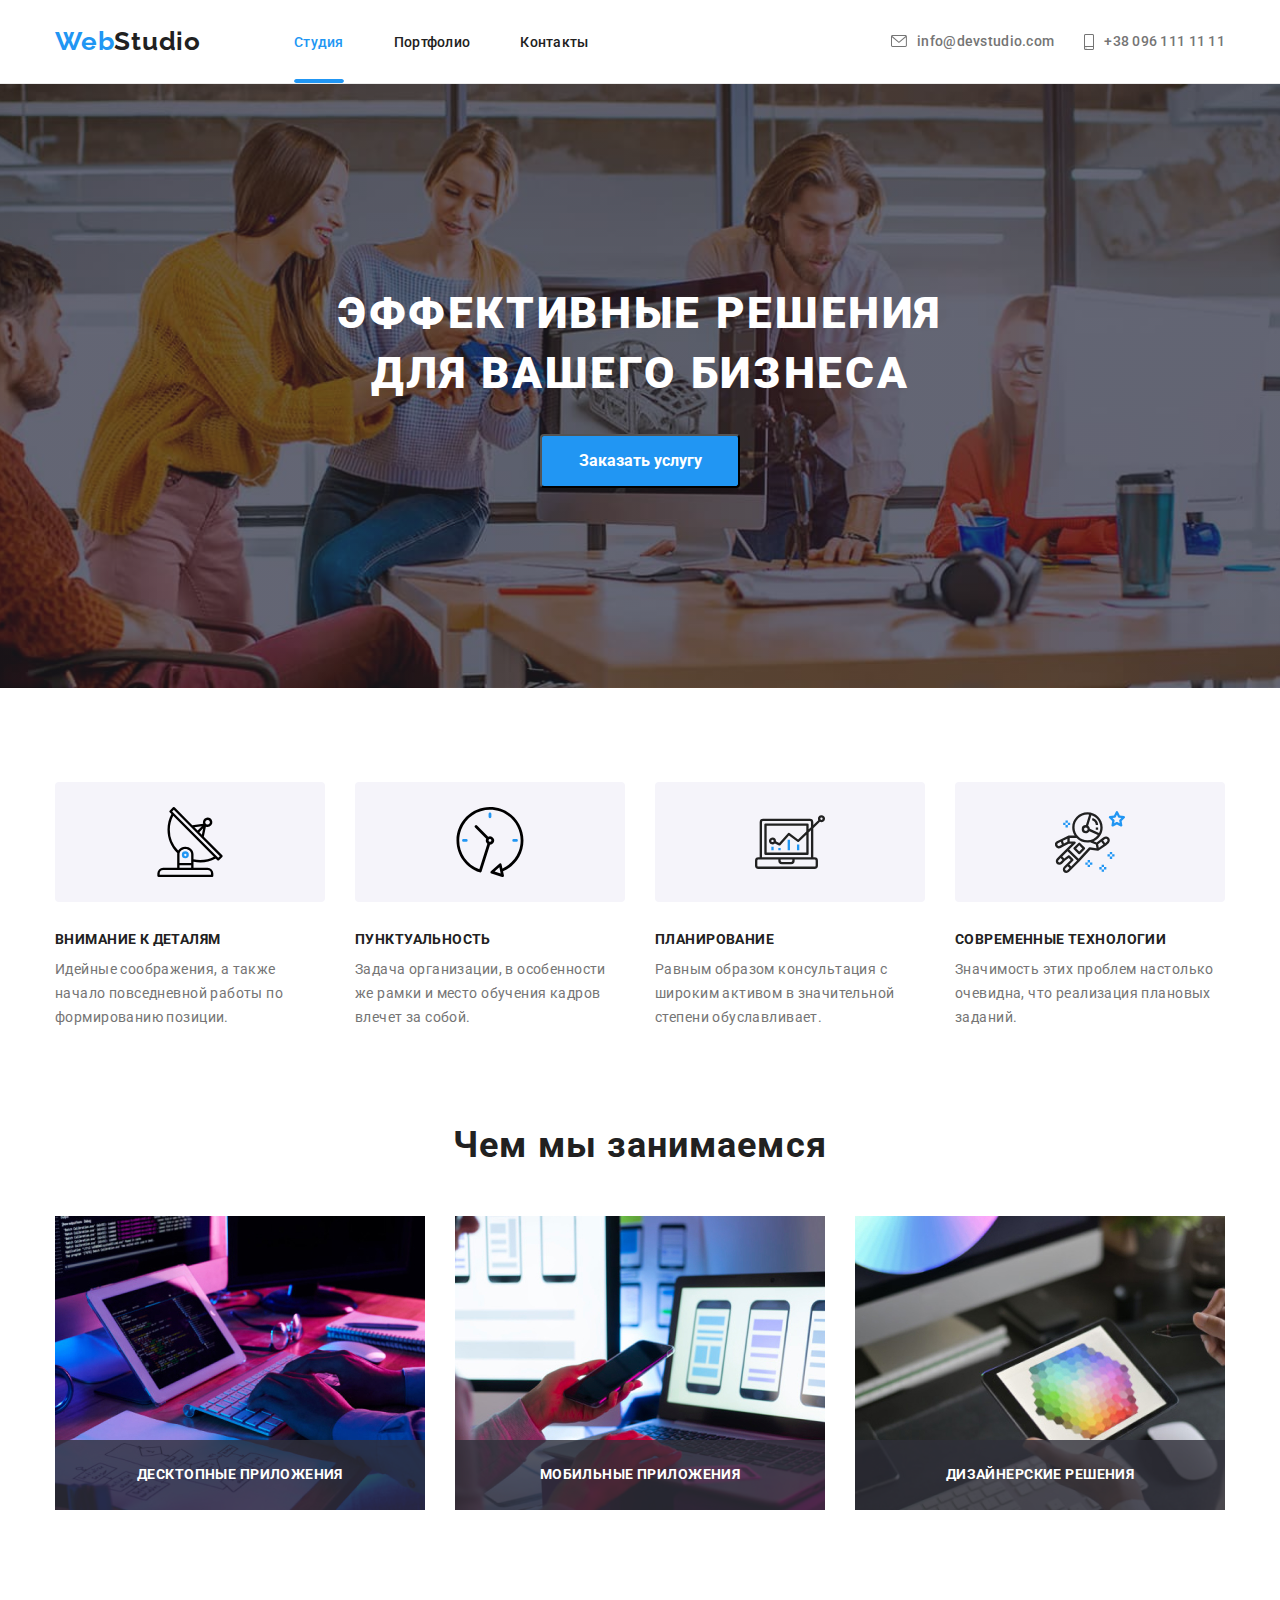
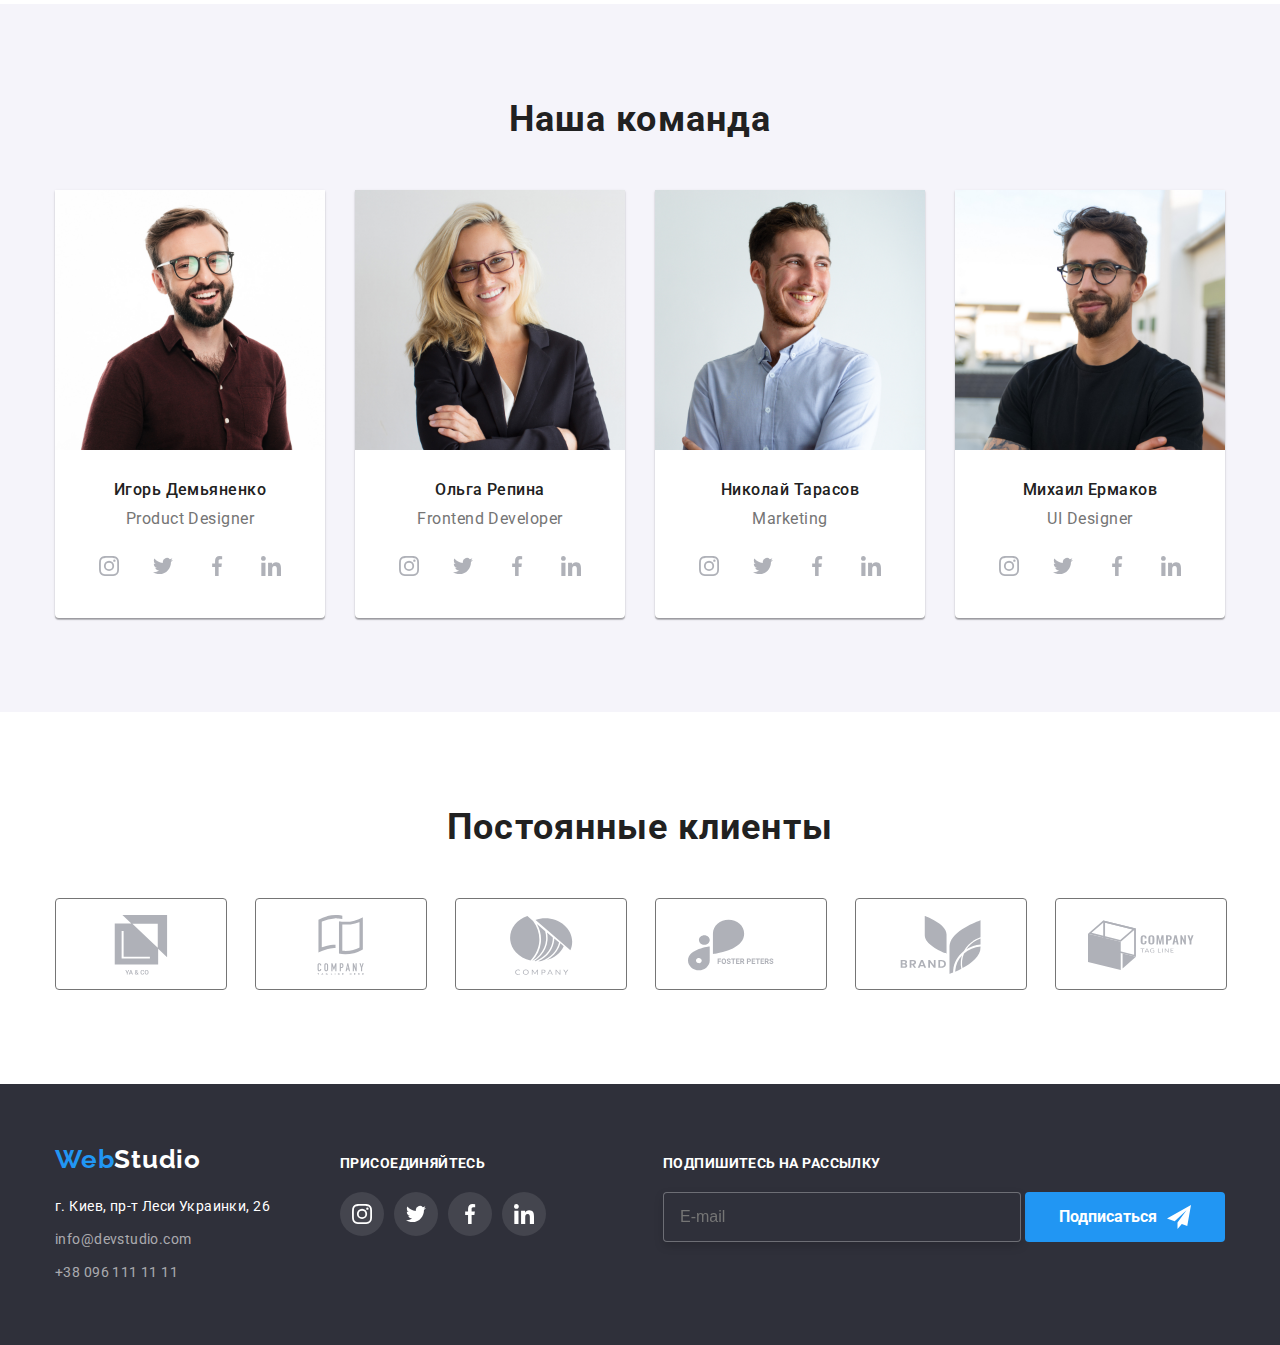
<file: index.html>
<!DOCTYPE html>
<html lang="ru">
<head>
    <meta charset="UTF-8">
    <meta http-equiv="X-UA-Compatible" content="IE=edge">
    <meta name="viewport" content="width=device-width, initial-scale=1.0">
    <title>Портфолио</title>
    <link rel="preconnect" href="https://fonts.googleapis.com">
    <link rel="preconnect" href="https://fonts.gstatic.com" crossorigin>
    <link href="https://fonts.googleapis.com/css2?family=Raleway:wght@700&family=Roboto:wght@400;500;700;900&display=swap"
rel="stylesheet">
    <link rel="stylesheet" href="./css/styless.css">
</head>
<body>
    <header class="header">
        <div class="container header-nav">
            <a class="logo-header link" href="/"><span class="logo-accent">Web</span>Studio</a>
        <nav class="site-nav">
            <ul class="nav-list list">
                <li class="nav-item">
                    <a class="nav-link link current" href="#">Студия</a>
                </li>
                <li class="nav-item">
                    <a class="nav-link link" href="./portfolio.html">Портфолио</a>
                </li>
                <li class="nav-item">
                    <a class="nav-link link" href="#">Контакты</a>
                </li>
            </ul>
        </nav>
        <ul class="contacts-list list">
            <li class="contacts-item">
                <a class="contacts-link link"
                href="mailto:info@devstudio.com">
                <svg class="contacts-icon" aria-label="link mail" width="16" height="12">
                    <use href="./images/icons.svg#icon-envelope"></use>
                </svg>
                info@devstudio.com</a>
            </li>
            <li class="contacts-item">
                <a class="contacts-link link" href="tel:+380961111111">
                <svg class="contacts-icon" aria-label="link phone" width="10" height="16">
                    <use href="./images/icons.svg#icon-smartphone"></use>
                </svg>
                    +38 096 111 11 11</a>
            </li>
        </ul>
        </div>  
    </header>
    <!--Сменная часть-->
    <main>
        <section class="hero section">
            <h1 class="hero-title">Эффективные решения для вашего бизнеса</h1>
            <button class="button-open" type="button" data-modal-open>Заказать услугу</button>
            <div class="backdrop is-hidden" data-modal>
                <div class="modal">
                    <h3 class="modal-title">Оставьте свои данные, мы вам перезвоним</h3>
                    <button class="button-close" type="button" data-modal-close>
                        <svg class="close-icon" aria-label="link mail" width="30" height="30">
                            <use href="./images/icons.svg#icon-close"></use>
                        </svg>
                    </button>
                    <form name="request" autocomplete="on">
                        <div class="form-field">
                            <label class="form-request-label" for="user-name">Имя</label>
                            <div class="form-field-icon">
                                <input class="form-request-input" id="user-name" type="text" name="user-name" required >
                                <svg class="form-icon" aria-label="link mail" width="18" height="18">
                                    <use href="./images/icons.svg#icon-person-black"></use>
                                </svg>
                            </div>    
                        </div>
                        <div class="form-field">
                            <label class="form-request-label" for="user-phone">Телефон</label>
                            <div class="form-field-icon">
                                <input class="form-request-input" id="user-phone" type="tel" name="user-phone" required >
                                <svg class="form-icon" aria-label="link mail" width="18" height="18">
                                    <use href="./images/icons.svg#icon-phone-black"></use>
                                </svg>
                            </div>
                        </div>
                        <div class="form-field">
                            <label class="form-request-label" for="user-email">Почта</label>
                            <div class="form-field-icon">
                                <input class="form-request-input" id="user-email" type="email" name="user-email" required >
                                <svg class="form-icon" aria-label="link mail" width="18" height="18">
                                    <use href="./images/icons.svg#icon-email-black"></use>
                                </svg>
                            </div>
                        </div>
                        <div class="form-field">
                            <label class="form-request-label" for="user-comment">Комментарий</label>
                            <textarea class="form-request-textarea" id="user-comment" name="user-comment" rows="5" placeholder="Введите текст"></textarea>
                        </div>
                        <div class="form-checkbox">
                            <label class="form-request-label" for="terms-condition">
                                <input class="form-request-input-checkbox" id="terms-condition" type="checkbox" name="terms-condition">
                                <svg class="form-icon" aria-label="link mail" width="16" height="15">
                                    <use href="./images/icons.svg#icon-check"></use>
                                </svg>
                                Соглашаюсь с рассылкой и принимаю <span class="form-ruls">Условия договора</span></label>
                         </div>
                        <button class="form-button" type="submit">Отправить</button>  
                    </form>
                </div>
            </div>         
        </section>
        <section class="benefits section">
            <div class="container">
            <ul class="benefits-list list">
                <li class="benefits-item">
                    <div class="benefits-tumb">
                        <svg class="benefits-icon" aria-label="antenna" width="70" height="70">
                            <use href="./images/icons.svg#icon-antenna"></use>
                        </svg>
                    </div>
                    <h3 class="benefits-title">ВНИМАНИЕ К ДЕТАЛЯМ</h3>
                    <p class="benefits-text">Идейные соображения, а также начало повседневной работы по формированию позиции.</p>
                </li>
                <li class="benefits-item">
                    <div class="benefits-tumb">
                        <svg class="benefits-icon" aria-label="clock" width="70" height="70">
                            <use href="./images/icons.svg#icon-clock"></use>
                        </svg>
                    </div>
                    <h3 class="benefits-title">ПУНКТУАЛЬНОСТЬ</h3>
                    <p class="benefits-text">Задача организации, в особенности же рамки и место обучения кадров влечет за собой.</p>
                </li>
                <li class="benefits-item">
                    <div class="benefits-tumb">
                        <svg class="benefits-icon" aria-label="diagram" width="70" height="70">
                            <use href="./images/icons.svg#icon-diagram"></use>
                        </svg>
                    </div>
                    <h3 class="benefits-title">ПЛАНИРОВАНИЕ</h3>
                    <p class="benefits-text">Равным образом консультация с широким активом в значительной степени обуславливает.</p>
                </li>
                <li class="benefits-item">
                    <div class="benefits-tumb">
                        <svg class="benefits-icon" aria-label="asrtonaut" width="70" height="70">
                            <use href="./images/icons.svg#icon-astronaut"></use>
                        </svg>
                    </div>
                    <h3 class="benefits-title">СОВРЕМЕННЫЕ ТЕХНОЛОГИИ</h3>
                    <p class="benefits-text">Значимость этих проблем настолько очевидна, что реализация плановых заданий.</p>
                </li>
            </ul>
            </div>
        </section>
        <section class="works section">
            <div class="container">
                <h2 class="section-title">Чем мы занимаемся</h2>
                <ul class="works-list list">
                    <li class="works-item">
                        <div class="works-thumb">
                            <img src="./images/box1.jpg" width="370" alt="Вёрстка">
                            <p class="works-name">ДЕСКТОПНЫЕ ПРИЛОЖЕНИЯ</p>
                        </div>  
                    </li>
                    <li class="works-item">
                        <div class="works-thumb">
                            <img src="./images/box2.jpg" width="370" alt="Оптимизация">
                            <p class="works-name">МОБИЛЬНЫЕ ПРИЛОЖЕНИЯ</p>
                        </div>
                    </li>
                    <li class="works-item">
                        <div class="works-thumb">
                            <img src="./images/box3.jpg" width="370" alt="Дизайн">
                            <p class="works-name">ДИЗАЙНЕРСКИЕ РЕШЕНИЯ</p>
                        </div>
                    </li>
                </ul>
            </div>
        </section>
        <section class="team section">
            <div class="container">
                <h2 class="section-title">Наша команда</h2>
                <ul class="team-list list">
                    <li class="team-item">
                    <div class="team-photo">
                        <img src="./images/photo1.jpg" width="270" alt="фото Игорь Демьяненко">
                    </div>
                    <div class="team-content">
                        <h3 class="team-name">Игорь Демьяненко</h3>
                        <p class="team-positoin" lang="en">
                            Product Designer
                        </p>
                    </div>
                        <ul class="socials-list list">
                            <li class="socials-item">
                                <a class="socials-link link" href="#">
                                    <svg class="socials-icon" aria-label="link instagram" width="20" height="20">
                                        <use href="./images/icons.svg#icon-instagram"></use>
                                    </svg>  
                                </a>
                            </li>
                            <li class="socials-item">
                                <a class="socials-link link" href="#">
                                    <svg class="socials-icon" aria-label="link twitter" width="20" height="20">
                                    <use href="./images/icons.svg#icon-twitter"></use>
                                </svg>
                                
                                </a>
                            </li>
                            <li class="socials-item">
                                <a class="socials-link link" href="#">
                                    <svg class="socials-icon" aria-label="link facebook" width="20" height="20">
                                        <use href="./images/icons.svg#icon-facebook"></use>
                                    </svg>
                                </a>
                            </li>
                            <li class="socials-item">
                                <a class="socials-link link" href="#">
                                    <svg class="socials-icon" aria-label="link linkedin" width="20" height="20">
                                        <use href="./images/icons.svg#icon-linkedin"></use>
                                    </svg>
                                </a>
                            </li>
                        </ul>
                    </li>

                    <li class="team-item">
                    <div class="team-photo">
                        <img src="./images/photo2.jpg" width="270" alt="фото Ольга Репина">
                    </div>
                    <div class="team-content">
                        <h3 class="team-name">Ольга Репина</h3>
                        <p class="team-positoin" lang="en">
                            Frontend Developer
                        </p>
                    </div>
                    <ul class="socials-list list">
                        <li class="socials-item">
                            <a class=" socials-link link" href="#">
                                <svg class="socials-icon" aria-label="link instagram" width="20" height="20">
                                    <use href="./images/icons.svg#icon-instagram"></use>
                                </svg>  
                            </a>
                        </li>
                        <li class="socials-item">
                            <a class=" socials-link link" href="#">
                                <svg class="socials-icon" aria-label="link twitter" width="20" height="20">
                                <use href="./images/icons.svg#icon-twitter"></use>
                            </svg>
                            
                            </a>
                        </li>
                        <li class="socials-item">
                            <a class="socials-link link" href="#">
                                <svg class="socials-icon" aria-label="link facebook" width="20" height="20">
                                    <use href="./images/icons.svg#icon-facebook"></use>
                                </svg>
                            </a>
                        </li>
                        <li class="socials-item">
                            <a class=" socials-link link" href="#">
                                <svg class="socials-icon" aria-label="link linkedin" width="20" height="20">
                                    <use href="./images/icons.svg#icon-linkedin"></use>
                                </svg>
                            </a>
                        </li>
                    </ul>
                    </li>

                    <li class="team-item">
                    <div class="team-photo">
                        <img src="./images/photo3.jpg" width="270" alt="фото Николай Тарасов">
                    </div>
                    <div class="team-content">
                        <h3 class="team-name">Николай Тарасов</h3>
                        <p class="team-positoin" lang="en">
                            Marketing
                        </p>
                    </div>
                    <ul class="socials-list list">
                        <li class="socials-item">
                            <a class=" socials-link link" href="#">
                                <svg class="socials-icon" aria-label="link instagram" width="20" height="20">
                                    <use href="./images/icons.svg#icon-instagram"></use>
                                </svg>  
                            </a>
                        </li>
                        <li class="socials-item">
                            <a class=" socials-link link" href="#">
                                <svg class="socials-icon" aria-label="link twitter" width="20" height="20">
                                <use href="./images/icons.svg#icon-twitter"></use>
                            </svg>
                            
                            </a>
                        </li>
                        <li class="socials-item">
                            <a class="socials-link link" href="#">
                                <svg class="socials-icon" aria-label="link facebook" width="20" height="20">
                                    <use href="./images/icons.svg#icon-facebook"></use>
                                </svg>
                            </a>
                        </li>
                        <li class="socials-item">
                            <a class=" socials-link link" href="#">
                                <svg class="socials-icon" aria-label="link linkedin" width="20" height="20">
                                    <use href="./images/icons.svg#icon-linkedin"></use>
                                </svg>
                            </a>
                        </li>
                    </ul>
                    </li>

                    <li class="team-item">
                    <div class="team-photo">
                        <img src="./images/photo4.jpg" width="270" alt="фото Михаил Ермаков">
                    </div>
                    <div class="team-content">
                        <h3 class="team-name">Михаил Ермаков</h3>
                        <p class="team-positoin" lang="en">
                            UI Designer
                        </p>
                    </div>
                    <ul class="socials-list list">
                        <li class="socials-item">
                            <a class=" socials-link link" href="#">
                                <svg class="socials-icon" aria-label="link instagram" width="20" height="20">
                                    <use href="./images/icons.svg#icon-instagram"></use>
                                </svg>  
                            </a>
                        </li>
                        <li class="socials-item">
                            <a class=" socials-link link" href="#">
                                <svg class="socials-icon" aria-label="link twitter" width="20" height="20">
                                <use href="./images/icons.svg#icon-twitter"></use>
                            </svg>
                            
                            </a>
                        </li>
                        <li class="socials-item">
                            <a class="socials-link link" href="#">
                                <svg class="socials-icon" aria-label="link facebook" width="20" height="20">
                                    <use href="./images/icons.svg#icon-facebook"></use>
                                </svg>
                            </a>
                        </li>
                        <li class="socials-item">
                            <a class=" socials-link link" href="#">
                                <svg class="socials-icon" aria-label="link linkedin" width="20" height="20">
                                    <use href="./images/icons.svg#icon-linkedin"></use>
                                </svg>
                            </a>
                        </li>
                    </ul>
                    </li>
                </ul>
            </div>
        </section>
        <section class="clients section">
            <div class="container">
                <h2 class="section-title">
                    Постоянные клиенты
                </h2>
                <ul class="clients-list list">
                    <li class="clients-item">
                        <a class="clients-link link" href="#">
                            <svg class="clients-icon" aria-label="YA & CO" width="106" height="60">
                                <use href="./images/icons.svg#icon-client1"></use>
                            </svg>
                        </a>
                    </li>
                    <li class="clients-item">
                        <a class="clients-link link" href="#">
                            <svg class="clients-icon" aria-label="tagline here" width="106" height="60">
                                <use href="./images/icons.svg#icon-client2"></use>
                            </svg>
                        </a>
                    </li>
                    <li class="clients-item">
                        <a class="clients-link link" href="#">
                            <svg class="clients-icon" aria-label="company 3" width="106" height="60">
                                <use href="./images/icons.svg#icon-client3"></use>
                            </svg>
                        </a>
                    </li>
                    <li class="clients-item">
                        <a class="clients-link link" href="#">
                            <svg class="clients-icon" aria-label="foster peters" width="106" height="60">
                                <use href="./images/icons.svg#icon-client4"></use>
                            </svg>
                        </a>
                    </li>
                    <li class="clients-item">
                        <a class="clients-link link" href="#">
                            <svg class="clients-icon" aria-label="brand" width="106" height="60">
                                <use href="./images/icons.svg#icon-client5"></use>
                            </svg>
                        </a>
                    </li>
                    <li class="clients-item">
                        <a class="clients-link link" href="#">
                            <svg class="clients-icon" aria-label="tag line" width="106" height="60">
                                <use href="./images/icons.svg#icon-client6"></use>
                            </svg>
                        </a>
                    </li>
                </ul>  
            </div>  
        </section>
    </main>
    <footer class="footer">
        <div class="container footer-container">
            <div class="footer-adress">
                <a href="/" class="logo-footer link"><span class="logo-accent">Web</span>Studio</a>
                <address class="adress">
                    <ul class="adress-list list">
                        <li class="adress-item">
                        <a class="adress-map-link link" href="#">г. Киев, пр-т Леси Украинки, 26</a>
                        </li>
                        <li class="adress-item">
                        <a class="adress-link link" href="mailto:info@devstudio.com">info@devstudio.com</a>
                        </li>
                        <li class="adress-item">
                            <a class="adress-link link" href="tel:+380961111111">+38 096 111 11 11</a>
                        </li>
                    </ul> 
                </address> 
            </div>
            <div class="footer-socials">
                <h3 class="socials-title">ПРИСОЕДИНЯЙТЕСЬ</h3>
                <ul class="footer-socials-list list">
                    <li class="socials-item">
                        <a class="footer-socials-link link" href="#">
                            <svg class="socials-icon" aria-label="link instagram" width="20" height="20">
                                <use href="./images/icons.svg#icon-instagram"></use>
                            </svg>  
                        </a>
                    </li>
                    <li class="socials-item">
                        <a class="footer-socials-link link" href="#">
                            <svg class="socials-icon" aria-label="link twitter" width="20" height="20">
                            <use href="./images/icons.svg#icon-twitter"></use>
                        </svg>
                        
                        </a>
                    </li>
                    <li class="socials-item">
                        <a class="footer-socials-link link" href="#">
                            <svg class="socials-icon" aria-label="link facebook" width="20" height="20">
                                <use href="./images/icons.svg#icon-facebook"></use>
                            </svg>
                        </a>
                    </li>
                    <li class="socials-item">
                        <a class="footer-socials-link link" href="#">
                            <svg class="socials-icon" aria-label="link linkedin" width="20" height="20">
                                <use href="./images/icons.svg#icon-linkedin"></use>
                            </svg>
                        </a>
                    </li>
                </ul> 
            </div>
            <div class="subscription">
                <h3 class="subscription-title">ПОДПИШИТЕСЬ НА РАССЫЛКУ</h3>
                <form name="subscription" autocomplete="on">
                    <label>
                        <input type="email" name="email" placeholder="E-mail" class="email" required  />
                    </label>
                    <button class="button-subscription" type="submit">
                        <div class="subscription-tumb">
                            Подписаться
                            <svg class="subscription-icon" aria-label="link subscription" width="24" height="24">
                            <use href="./images/icons.svg#icon-send"></use>
                            </svg>
                        </div>   
                    </button>
                </form>
            </div>
        </div>
    </footer>
    <script src="./js/modal.js"></script>
</body>
</html>
</file>
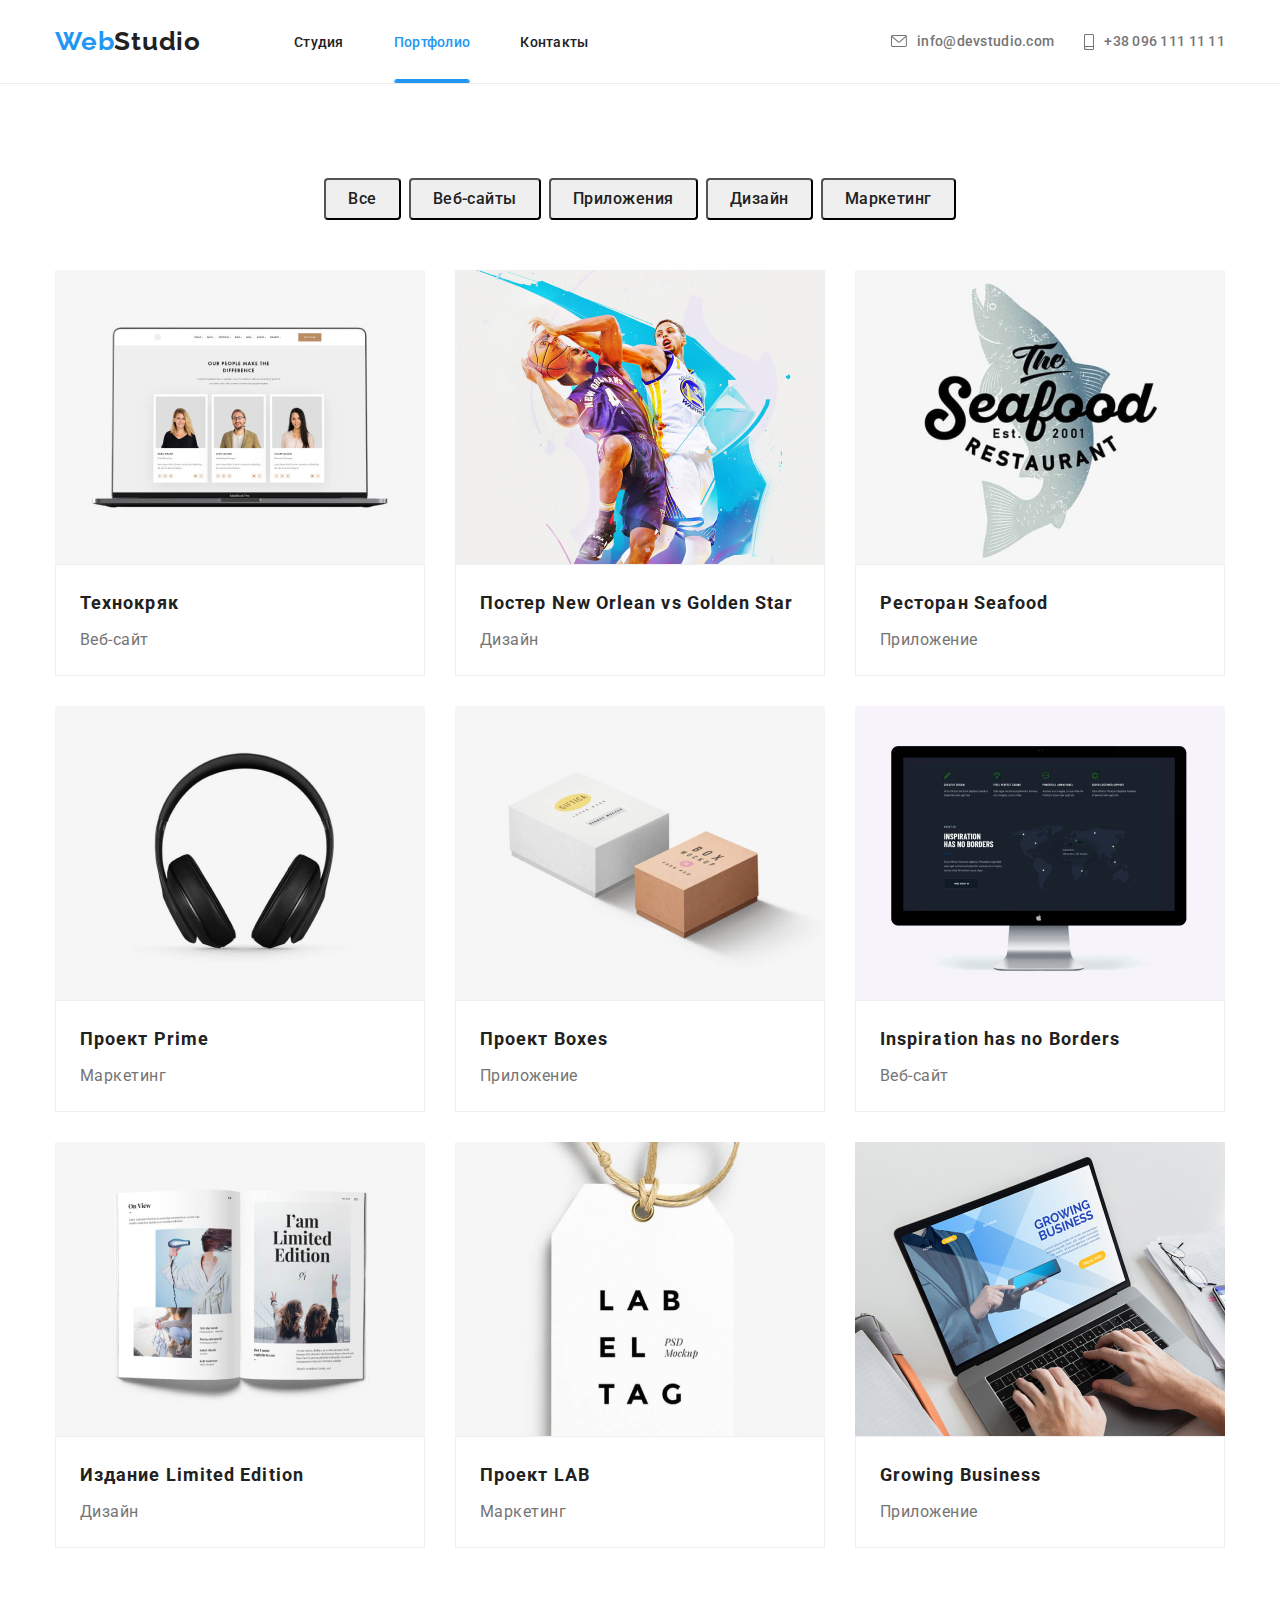
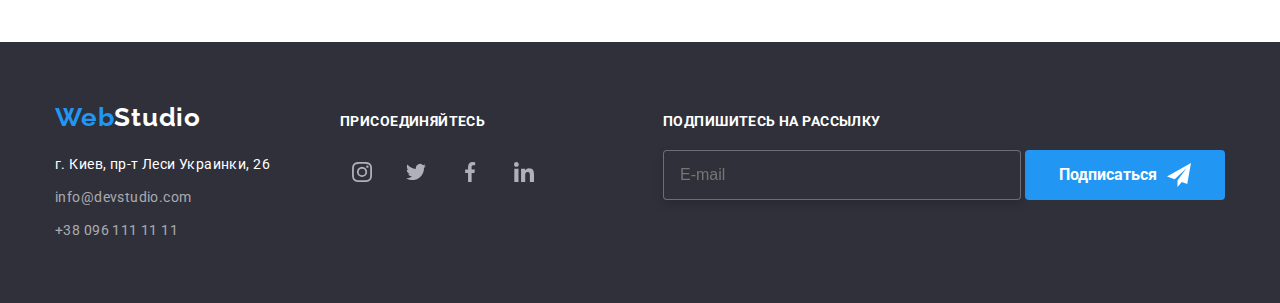
<file: portfolio.html>
<!DOCTYPE html>
<html lang="en">
<head>
    <meta charset="UTF-8">
    <meta http-equiv="X-UA-Compatible" content="IE=edge">
    <meta name="viewport" content="width=device-width, initial-scale=1.0">
    <title>Document</title>
    <link rel="preconnect" href="https://fonts.gstatic.com" crossorigin>
<link href="https://fonts.googleapis.com/css2?family=Raleway:wght@700&family=Roboto:wght@400;500;700;900&display=swap"
rel="stylesheet">
    <link rel="stylesheet" href="./css/styless.css">
</head>
<body>
    <header class="header">
        <div class="container header-nav">
            <a class="logo-header link" href="/"><span class="logo-accent">Web</span>Studio</a>
        <nav class="site-nav">
            <ul class="nav-list list">
                <li class="nav-item">
                    <a class="nav-link link" href="./index.html">Студия</a>
                </li>
                <li class="nav-item">
                    <a class="nav-link link  current" href="#">Портфолио</a>
                </li>
                <li class="nav-item">
                    <a class="nav-link link" href="#">Контакты</a>
                </li>
            </ul>
        </nav>
        <ul class="contacts-list list">
            <li class="contacts-item">
                <a class="contacts-link link"
                href="mailto:info@devstudio.com">
                <svg class="contacts-icon" aria-label="link mail" width="16" height="12">
                    <use href="./images/icons.svg#icon-envelope"></use>
                </svg>
                info@devstudio.com</a>
            </li>
            <li class="contacts-item">
                <a class="contacts-link link" href="tel:+380961111111">
                <svg class="contacts-icon" aria-label="link phone" width="10" height="16">
                    <use href="./images/icons.svg#icon-smartphone"></use>
                </svg>
                    +38 096 111 11 11</a>
            </li>
        </ul>
        </div>  
    </header>
    <main>
        <section class="projects section">
            <div class="container">
            <ul class="projects-filter list">
                <li class="filter-item">
                    <button class="projects-button" type="button">Все</button>
                </li>
                <li class="filter-item">
                    <button class="projects-button" type="button">Веб-сайты</button>
                </li>
                <li class="filter-item">
                    <button class="projects-button" type="button">Приложения</button>
                </li>
                <li class="filter-item">
                    <button class="projects-button" type="button">Дизайн</button>
                </li>
                <li class="filter-item">
                    <button class="projects-button" type="button">Маркетинг</button>
                </li>
            </ul>
            <ul class="projects-list list">
                <li class="projects-item">
                    <a class="projects-link link" href="#">
                        <div class="projects-card">
                            <img src="./images/technokryak.jpg" width="370" alt="Фото технокряк">
                            <div class="overlay">
                                <p>Ресурс предлагает комплексные предложения с разным уровнем функционала и сервисов. Все это позволит посетителю получить исчерпывающие сведения о компании или частном лице.</p>
                            </div>
                        </div>
                        <div class="projects-content">
                            <h3 class="company-name">Технокряк</h3>
                            <p class="project-name">Веб-сайт</p>
                        </div>
                    </a>
                </li>
                <li class="projects-item">
                    <a class="projects-link link" href="#">
                        <div class="projects-card">
                            <img src="./images/basketball.jpg" width="370" alt="Фото баскетболистов">
                            <div class="overlay">
                                <p>Ресурс предлагает комплексные предложения с разным уровнем функционала и сервисов. Все это позволит посетителю получить исчерпывающие сведения о компании или частном лице.</p>
                            </div>
                        </div>
                        <div class="projects-content">
                            <h3 class="company-name">Постер New Orlean vs Golden Star</h3>
                            <p class="project-name">Дизайн</p>
                        </div>
                    </a>
                </li>
                <li class="projects-item">
                    <a class="projects-link link" href="#">
                        <div class="projects-card">
                            <img src="./images/restaurant.jpg" width="370" alt="Логотип ресторана">
                            <div class="overlay">
                                <p>Ресурс предлагает комплексные предложения с разным уровнем функционала и сервисов. Все это позволит посетителю получить исчерпывающие сведения о компании или частном лице.</p>
                            </div>
                        </div>
                        <div class="projects-content">
                            <h3 class="company-name">Ресторан Seafood</h3>
                            <p class="project-name">Приложение</p>
                        </div>
                    </a>
                </li>
                <li class="projects-item">
                    <a class="projects-link link" href="#">
                        <div class="projects-card">
                            <img src="./images/headphones.jpg" width="370" alt="Наушники">
                            <div class="overlay">
                                <p>Ресурс предлагает комплексные предложения с разным уровнем функционала и сервисов. Все это позволит посетителю получить исчерпывающие сведения о компании или частном лице.</p>
                            </div>
                        </div>
                        <div class="projects-content">
                            <h3 class="company-name">Проект Prime</h3>
                            <p class="project-name">Маркетинг</p>
                        </div>
                    </a>
                </li>
                <li class="projects-item">
                    <a class="projects-link link" href="#">
                        <div class="projects-card">
                            <img src="./images/boxes.jpg" width="370" alt="Ящики">
                            <div class="overlay">
                                <p>Ресурс предлагает комплексные предложения с разным уровнем функционала и сервисов. Все это позволит посетителю получить исчерпывающие сведения о компании или частном лице.</p>
                            </div>
                        </div>
                        <div class="projects-content">
                            <h3 class="company-name">Проект Boxes</h3>
                            <p class="project-name">Приложение</p>
                        </div>
                    </a>   
                </li>
                <li class="projects-item">
                    <a class="projects-link link" href="#">
                        <div class="projects-card">
                            <img src="./images/screen.jpg" width="370" alt="Экран монитора">
                            <div class="overlay">
                                <p>Ресурс предлагает комплексные предложения с разным уровнем функционала и сервисов. Все это позволит посетителю получить исчерпывающие сведения о компании или частном лице.</p>
                            </div>
                        </div>
                        <div class="projects-content">
                            <h3 class="company-name">Inspiration has no Borders</h3>
                            <p class="project-name">Веб-сайт</p>
                        </div>
                    </a>
                </li>
                <li class="projects-item">
                    <a class="projects-link link" href="#">
                        <div class="projects-card">
                            <img src="./images/magazine.jpg" width="370" alt="Журнал">
                            <div class="overlay">
                                <p>Ресурс предлагает комплексные предложения с разным уровнем функционала и сервисов. Все это позволит посетителю получить исчерпывающие сведения о компании или частном лице.</p>
                            </div>
                        </div>
                        <div class="projects-content">
                            <h3 class="company-name">Издание Limited Edition</h3>
                            <p class="project-name">Дизайн</p>
                        </div>
                    </a>
                </li>
                <li class="projects-item">
                    <a class="projects-link link" href="#">
                        <div class="projects-card">
                            <img src="./images/medicaltag.jpg" width="370" alt="Медицинская бирка">
                            <div class="overlay">
                                <p>Ресурс предлагает комплексные предложения с разным уровнем функционала и сервисов. Все это позволит посетителю получить исчерпывающие сведения о компании или частном лице.</p>
                            </div>
                        </div>
                        <div class="projects-content">
                            <h3 class="company-name">Проект LAB</h3>
                            <p class="project-name">Маркетинг</p>
                        </div>
                    </a>    
                </li>
                <li class="projects-item">
                    <a class="projects-link link" href="#">
                        <div class="projects-card">
                            <img src="./images/laptop.jpg" width="370" alt="Фото ноутбука">
                            <div class="overlay">
                                <p>Ресурс предлагает комплексные предложения с разным уровнем функционала и сервисов. Все это позволит посетителю получить исчерпывающие сведения о компании или частном лице.</p>
                            </div>
                        </div>
                        <div class="projects-content">
                            <h3 class="company-name">Growing Business</h3>
                            <p class="project-name">Приложение</p>
                        </div>
                    </a>
                </li>
            </ul>
            </div>
        </section>
    
    </main>
    <footer class="footer">
        <div class="container footer-container">
            <div class="footer-adress">
                <a href="/" class="logo-footer link"><span class="logo-accent">Web</span>Studio</a>
                <address class="adress">
                    <ul class="adress-list list">
                        <li class="adress-item">
                        <a class="adress-map-link link" href="#">г. Киев, пр-т Леси Украинки, 26</a>
                        </li>
                        <li class="adress-item">
                        <a class="adress-link link" href="mailto:info@devstudio.com">info@devstudio.com</a>
                        </li>
                        <li class="adress-item">
                            <a class="adress-link link" href="tel:+380961111111">+38 096 111 11 11</a>
                        </li>
                    </ul> 
                </address> 
            </div>
            <div class="footer-socials">
                <h3 class="socials-title">ПРИСОЕДИНЯЙТЕСЬ</h3>
                <ul class="footer-socials-list list">
                    <li class="socials-item">
                        <a class=" socials-link link" href="#">
                            <svg class="socials-icon" aria-label="link instagram" width="20" height="20">
                                <use href="./images/icons.svg#icon-instagram"></use>
                            </svg>  
                        </a>
                    </li>
                    <li class="socials-item">
                        <a class=" socials-link link" href="#">
                            <svg class="socials-icon" aria-label="link twitter" width="20" height="20">
                            <use href="./images/icons.svg#icon-twitter"></use>
                        </svg>
                        
                        </a>
                    </li>
                    <li class="socials-item">
                        <a class="socials-link link" href="#">
                            <svg class="socials-icon" aria-label="link facebook" width="20" height="20">
                                <use href="./images/icons.svg#icon-facebook"></use>
                            </svg>
                        </a>
                    </li>
                    <li class="socials-item">
                        <a class=" socials-link link" href="#">
                            <svg class="socials-icon" aria-label="link linkedin" width="20" height="20">
                                <use href="./images/icons.svg#icon-linkedin"></use>
                            </svg>
                        </a>
                    </li>
                </ul> 
            </div> 
            <div class="subscription">
                <h3 class="subscription-title">ПОДПИШИТЕСЬ НА РАССЫЛКУ</h3>
                <form name="subscription" autocomplete="on">
                    <label>
                        <input type="email" name="email" placeholder="E-mail" class="email" />
                    </label>
                    <button class="button-subscription" type="submit">
                        <div class="subscription-tumb">
                            <p class="subscription-text">Подписаться</p>
                            <svg class="subscription-icon" aria-label="link subscription" width="24" height="24">
                            <use href="./images/icons.svg#icon-send"></use>
                            </svg>
                        </div>   
                    </button>
                </form>
            </div>
        </div>
    </footer>
</body>
</html>
</file>
<file: css/styless.css>
html {
    box-sizing: border-box;
}

*,
*::before,
*::after {
    box-sizing: inherit;
}


:root {
    --primary-text-color: #757575;
    --title-text-color: #212121;
    --accent-color:  #2196f3;
    --primery-white-color: #ffffff;
    --font-family-title: 'Roboto', sans-serif;
    --additional-background-color: #2f303a;
    --team-background-color: #f5f4fa;
    --card-set-gap: 30px;
    --box-shadow-color: var(--box-shadow-color);
    --primery-background-color: #188ce8;
    --transition-timing-function: cubic-bezier(0.4, 0, 0.2, 1);


}
img {
    display: block;
    max-width: 100%;
    height: auto;
}

.container {
    width: 1200px;
    padding: 0 15px;
    margin-left: auto;
    margin-right: auto;
}
body {
margin: 0;
background-color: var(--primery-white-color);
color: var(--primary-text-color);
font-family: var(--font-family-title);
}
.list {
    margin: 0;
    padding-left: 0;
    list-style-type: none;
}

.link {
    text-decoration-line: none;
    color: inherit;
}


/* Header */
.header {
    border-bottom: 1px solid #ececec;
}
.section {
    padding-top: 94px;
    padding-bottom: 94px;
}

.header-nav {
    display: flex;
    align-items: center;
    
}
.logo-header {
    color: var(--title-text-color);
    font-family: 'Raleway', sans-serif;
    font-weight: 700;
    font-size: 26px;
    line-height: 1.19;
    letter-spacing: 0.03em;
}
.logo-accent {
    color: var(--accent-color);
}

.site-nav {
    margin-left: 93px;
    margin-right: auto ;
}
.nav-list {
    display: flex;    
}

.nav-item {
    padding-top: 32px;
}

.nav-item:not(:last-child) {
    margin-right: 50px;   
}
.nav-link {
    color: var(--title-text-color);
    font-weight: 500;
    font-size: 14px;
    line-height: 1.14px;
    letter-spacing: 0.02em;

    transition-property: color;
    transition-duration: 250ms;
    transition-timing-function: var(--transition-timing-function);
}
.nav-link:hover,
.nav-link:focus {
    color: var(--accent-color);
}
.current::after {
    content: "";
    display: block;
    height: 4px;
    margin-top: 28px;
    background-image: url(../images/hover.png);
    background-size: cover;
    border-radius: 2px;
    
}

.current {
    color: var(--accent-color);
}

.contacts-list {
    display: flex;
    align-content: center;
}

.contacts-item:not(:last-child) {
    margin-right: 30px;
}


.contacts-link {
    display: flex;
    align-items: center;
    padding-top: 32px;
    padding-bottom: 32px;
    color: var(--primary-text-color);
    font-weight: 500;
    font-size: 14px;
    line-height: 1.14;
    letter-spacing: 0.02em;

    transition-property: color;
    transition-duration: 250ms;
    transition-timing-function: var(--transition-timing-function);
}

.contacts-link:hover,
.contacts-link:focus {
    color: var(--accent-color);
    fill: var(--accent-color);
}

.contacts-icon {
    fill: var(--primary-text-color);
    margin-right: 10px;

    transition-property: fill;
    transition-duration: 250ms;
    transition-timing-function: var(--transition-timing-function);
}

.contacts-link:hover .contacts-icon,
.contacts-link:focus .contacts-icon  {
    fill: var(--accent-color);
}

.link:hover,
.link:focus {
    text-decoration-line: none;
}

/* section Hero*/
.hero {
    background-color: var(--additional-background-color);
    text-align: center;
    padding: 200px 0;
    background-image:
        linear-gradient(to right, rgba(47, 48, 58, 0.4), rgba(47, 48, 58, 0.4)), 
        url(../images/hero.jpg);
    background-repeat:no-repeat;
    background-position: center;
    background-size: cover;
}
.hero-title {
    margin-top: 0;
    margin-bottom: 30px;
    margin-right: auto;
    margin-left: auto;
    
    color: var(--primery-white-color);
    font-weight: 900;
    font-size: 44px;
    max-width: 696px;
    line-height: 1.36;
    letter-spacing: 0.06em;
    text-align: center;
    text-transform: uppercase;
}
  
.button-open {
    border-radius: 4px;
    box-shadow: 0px 4px 4px var(--box-shadow-color);
    padding: 10px 32px;
    min-width: 200px;
    

    color: var(--primery-white-color);
    background-color: var(--accent-color);
    font-family: inherit;
    font-weight: 700;
    font-size: 16px;
    line-height: 1.88;
    text-align: center;
    cursor: pointer;

    transition-property: background-color;
    transition-delay: 250ms;
    transition-timing-function: var(--transition-timing-function);
    }
.button-open:hover,
.button-open:focus {
    background-color: var(--primery-background-color);
}
/* modal */
.backdrop {
    position: fixed;
    z-index: 2;
    top: 0;
    left: 0;
    width: 100%;
    height: 100%;
    background-color: rgba(0, 0, 0, 0.2);
    
    transition: opacity 1250ms var(--transition-timing-function);
}

.backdrop.is-hidden {
    visibility: hidden;
    opacity: 0;
    pointer-events: none;
}


.modal {
    position: absolute;
    
    top: 50%;
    left: 50%;
    transform: translate(-50%, -50%);
    width: 528px;
    max-height: 581px;
    height: 100%;
    padding: 40px;

    background: #FFFFFF;
    box-shadow: 0px 1px 3px rgba(0, 0, 0, 0.12), 0px 1px 1px rgba(0, 0, 0, 0.14), 0px 2px 1px rgba(0, 0, 0, 0.2);
    border-radius: 4px;

    opacity: 1;
    visibility: visible;
    transform: translate(-50%, -50%) scale(1);
}

.modal-title {
    font-weight: 700;
    font-size: 20px;
    line-height: 1.15;
    text-align: center;
    letter-spacing: 0.03em;
    color: #212121;
    margin-top: 0;
    margin-bottom: 12px;
}

.button-close {
    position: absolute;
    top: 8px;
    right: 8px;
    width: 30px;
    height: 30px;
    border: none;
    fill: var(--title-text-color);
    background-color: var(--primery-white-color);
    padding: 0;
    cursor: pointer;

    transition: fill 250ms var(--transition-timing-function);
}
.button-close:hover,
.button-close:focus {
    fill: var(--accent-color);
    outline: transparent;
}

.form-field {
    margin-bottom: 10px;
}

.form-field-icon {
    position: relative;
}
.form-request-label {
    display: block;
    text-align: left;
    margin-bottom: 4px;

    font-style: normal;
    font-weight: 400;
    font-size: 12px;
    line-height: 1.15;
}
.form-request-input {
    height: 40px;
    width: 100%;
    border: 1px solid rgba(33, 33, 33, 0.2);
    border-radius: 4px;
    cursor: pointer;
    padding: 12px 8px 12px 42px;

    transition: border 250ms var(--transition-timing-function);
}

.form-request-input:hover,
.form-request-input:focus,
.form-request-textarea:hover,
.form-request-textarea:focus  {
    border: 1px solid var(--accent-color);
    outline: transparent;
}

.form-request-textarea {
    font-weight: 400;
    font-size: 12px;
    line-height: 1.15;
    letter-spacing: 0.01em;
    
    padding: 12px;
    width: 100%;
    height: 120px;

    resize: none;
    border: 1px solid rgba(33, 33, 33, 0.2);
    border-radius: 4px;
    margin-top: 4px;
    cursor: pointer;

    transition: border 250ms var(--transition-timing-function);
  }

.form-request-textarea::placeholder {
    font-size: 12px;
    line-height: 1.15;
    letter-spacing: 0.01em;
  }

.form-checkbox {
    position: relative;

    text-align: end;
    width: 425px;
    margin-top: 20px;
    margin-left: auto;
    margin-right: auto;
    margin-bottom: 30px;    
}

.form-request-input-checkbox:checked + .form-icon {

    fill: var(--primery-background-color);
    border: none;
    
}

.form-request-input-checkbox {
    appearance: none;
    -webkit-appearance: none;
    position: absolute;
    width: 1px;
    height: 1px;
    margin: -1px;
    border: 0;
    padding: 0;
    clip: rect(0 0 0 0);
    overflow: hidden;
    
}
.form-ruls {
    color: var(--accent-color);
    text-decoration-line:underline;
}

.form-checkbox .form-request-label {
    display: inline;
    justify-content: row;

    font-weight: 400;
    font-size: 14px;
    line-height: 1.71;
    letter-spacing: 0.03em;

}

.form-checkbox .form-icon {
    left: 0;
    border: 2px solid var(--title-text-color);
    border-radius: 2px;
    fill: var(--primery-white-color);
}



.form-button {
    box-shadow: 0px 4px 4px var(--box-shadow-color);
    border-radius: 4px;
    padding: 10px 55px;
    min-width: 200px;
    border: none;
    

    color: var(--primery-white-color);
    background-color: var(--accent-color);
    font-family: inherit;
    font-weight: 700;
    font-size: 16px;
    line-height: 1.88;
    text-align: center;
    cursor: pointer;

    transition-property: background-color;
    transition-delay: 250ms;
    transition-timing-function: var(--transition-timing-function);  
}

.form-button:hover,
.form-button:focus {
    background-color: var(--primery-background-color);
    outline: transparent;
}

.form-icon {
    position: absolute;
    top: 50%;
    left: 12px;
    transform: translateY(-50%);
   
    transition-property: fill;
    transition-duration: 250ms;
    transition-timing-function: var(--transition-timing-function);
}

.form-field-icon:hover .form-icon,
.form-field-icon:focus-within .form-icon  {
    fill: var(--accent-color);
  }


/* section benefits*/
.benefits-list {
    display: flex;
    align-items: center;
    
}
.benefits-item {
    width: calc((100%-3*var(--card-set-gap))/4);
}
.benefits-item:not(:first-child) {
    margin-left: var(--card-set-gap);
}

.benefits-tumb {
    display: flex;
    flex-direction: column;
    justify-content: center;
    align-items: center;
    width: 270px;
    height: 120px;
    margin-bottom: var(--card-set-gap);
    border: none;
    border-radius: 4px;
    background: var(--team-background-color);
}

.benefits-title {
    margin-top: 0;
    margin-bottom: 10px;
    font-weight: 700;
    font-size: 14px;
    line-height: 1.14;
    letter-spacing: 0.03em;
    color: var(--title-text-color);
    }

.benefits-text {
    margin-top: 0;
    margin-bottom: 0;
    font-size: 14px;
    line-height: 1.71;
    letter-spacing: 0.03em;
    }

.section-title {

    margin-top: 0;
    margin-bottom: 50px;
    color: var(--title-text-color);
    font-weight: 700;
    font-size: 36px;
    line-height: 1.17;
    text-align: center;
    letter-spacing: 0.03em;
}
/*section Works*/
.works {
padding-top: 0;
}
.works-list {
    display: flex;
}

.works-item:not(:last-child) {
    width: 370px;
    margin-right: var(--card-set-gap);
}

.works-thumb {
    position: relative;
    z-index: 1;
}

.works-name {
    position: absolute;
    bottom: 0;
    width: 100%;
    padding-top: 27px;
    padding-bottom: 27px;
    margin: 0;
    font-weight: 700;
    font-size: 14px;
    line-height: 1.14;
    text-align: center;
    letter-spacing: 0.03em;
    text-transform: uppercase;
    color: var(--primery-white-color);
    background-color: rgba(47, 48, 58, 0.8);
}

/* Team */
.team {
    background-color: var(--team-background-color);
}

.team-list {
    display: flex;
}

.team-item {
    background: var(--primery-white-color);
    box-shadow: 0px 1px 3px rgba(0, 0, 0, 0.12), 0px 1px 1px rgba(0, 0, 0, 0.14), 0px 2px 1px rgba(0, 0, 0, 0.2);
    border-radius: 0px 0px 4px 4px;
    padding-top: 0;
}

.team-item:not(:last-child) {
    flex-basis: 270px;
    margin-right: var(--card-set-gap);   
}

.team-name {
    margin-top: var(--card-set-gap);
    margin-bottom: 10px;
    font-weight: 500;
    font-size: 16px;
    line-height: 1.19;
    text-align: center;
    letter-spacing: 0.03em;
    color: var(--title-text-color);
}
.team-positoin {
    margin-top: 0;
    margin-bottom: 0;

    font-weight: 400;
    font-size: 16px;
    text-align: center;
    line-height: 1.19;
    letter-spacing: 0.03em;
}

.socials-list {
    display: flex;

    margin-top: 16px;
    margin-left: 32px;
    margin-right: 32px;
    margin-bottom: 30px;
}

.socials-item:not(:last-child) {
    margin-right: 10px;  
}
.socials-link {
    display: flex;
    width: 44px;
    height: 44px;
    border-radius: 50%;
    align-items: center;
    justify-content: center;
    fill: #afb1b8;

    transition-property: background-color, fill;
    transition-duration: 250ms;
    transition-timing-function: var(--transition-timing-function);
}

.socials-link:hover,
.socials-link:focus {
    background-color: var(--accent-color);
    fill: var(--primery-white-color);
}

/* our clients */

.clients-list {
    display: flex;
    justify-content: space-between;
    
}
    
.clients-item {
    display: flex;
    width: 170px;
    height: 92px;
}

.clients-link {
    padding: 16px 32px;
    border: 1px solid var(--primary-text-color); 
    border-radius: 4px;
}

.clients-link:hover,
.clients-link:focus {
    outline: none;
    border: 1px solid var(--accent-color);
}

.clients-icon {
    fill: rgba(175, 177, 184, 1);

    transition-property: fill;
    transition-duration: 250ms;
    transition-timing-function: var(--transition-timing-function);
}

.clients-link:hover .clients-icon,
.clients-link:focus .clients-icon {
    fill: var(--accent-color);
}

/* Footer */
.footer {
    background-color: var(--additional-background-color);
}
.footer-container {
    display: flex;
}

.footer-adress{
margin: 60px 0;
}

.adress { 
    margin-top: 20px;

    font-style: normal;
}
.logo-footer {
    color: var(--primery-white-color);
    font-family: 'Raleway', sans-serif;
    font-weight: 700;
    font-size: 26px;
    line-height: 1.19;
    letter-spacing: 0.03em;
}

.adress-item:not(:last-child) {
    margin-bottom: 9px;
}
.adress-map-link {
    color: var(--primery-white-color);
    font-size: 14px;
    line-height: 1.71;
    letter-spacing: 0.03em;

    transition-property: color;
    transition-duration: 250ms;
    transition-timing-function: var(--transition-timing-function);
}
.adress-link {
    color: rgba(255, 255, 255, 0.6);
    font-size: 14px;
    line-height: 1.71;
    letter-spacing: 0.03em;

    transition-property: color;
    transition-duration: 250ms;
    transition-timing-function: var(--transition-timing-function);
}
.adress-map-link:hover,
.adress-map-link:focus, 
.adress-link:hover,
.adress-link:focus {
    color: var(--accent-color);
}

.socials-title {
    font-size: 14px;
    font-weight: 700;
    line-height: 1.14;
    letter-spacing: 0.03em;
    color: var(--primery-white-color);
    margin-bottom: 20px;
    margin-top: 0;
}

.footer-socials {
    margin-top: 72px;
    margin-left: 70px;
}

.footer-socials-list {
    display: flex;
}

.footer-socials-link {
    display: flex;
    width: 44px;
    height: 44px;
    border-radius: 50%;
    align-items: center;
    justify-content: center;
    fill: var(--primery-white-color);
    background-color: rgba(255, 255, 255, 0.1);

    transition-property: background-color;
    transition-duration: 250ms;
    transition-timing-function: var(--transition-timing-function);
}

.footer-socials-link:hover,
.footer-socials-link:focus {
    background-color: var(--accent-color);
}

.subscription-title {
    font-size: 14px;
    font-weight: 700;
    line-height: 1.14;
    letter-spacing: 0.03em;
    color: var(--primery-white-color);
    margin-bottom: 20px;
    margin-top: 0;  
}

.subscription {
    margin-top: 72px;
    margin-left: auto;
}

.button-subscription {
    border-radius: 4px;
    box-shadow: 0px 4px 4px var(--box-shadow-color);
    min-width: 200px;
    padding: 0;
    

    color: var(--primery-white-color);
    background-color: var(--accent-color);
    font-family: inherit;
    font-weight: 700;
    font-size: 16px;
    line-height: 1.88;
    text-align: center;
    align-items: center;
    cursor: pointer;

    transition-property: background-color;
    transition-delay: 250ms;
    transition-timing-function: var(--transition-timing-function);
}
.button-subscription:hover,
.button-subscription:focus {
    background-color: var(--primery-background-color);
}

.email {
    color: rgba(255, 255, 255, 0.6);
    background-color: var(--additional-background-color);
    font-size: 16px;
    line-height: 1.2;

    width: 358px;
    height: 50px;
    padding: 0 16px;

    border: 1px solid rgba(255, 255, 255, 0.3);
    filter: drop-shadow(0px 4px 4px rgba(0, 0, 0, 0.15));
    border-radius: 4px;
}

.subscription-tumb {
    display: flex;
    align-items: center;
    justify-content: center;
    padding: 10px 28px;
    
}

.button-subscription {
    border: none;
}

.subscription-text {
    margin: 0;
    padding: 0;
}
.subscription-icon {
    margin-left: 10px;
}

/* Potfolio */
.projects-button {
    padding: 6px 22px;
    border-radius: 4px;
    font-family: inherit;
    font-weight: 500;
    font-size: 16px;
    line-height: 1.62;
    text-align: center;
    letter-spacing: 0.03em;
    color: var(--title-text-color);
    cursor: pointer;

    transition-property: backgroud-color, color, box-shadow;
    transition-duration: 250ms;
    transition-timing-function: var(--transition-timing-function);
}

.projects-button:hover,
.projects-button:focus {
    background-color: var(--accent-color);
    color: var(--primery-white-color);
    box-shadow: 0px 2px 2px 0px rgba(0, 0, 0, 0.12),
    0px 1px 2px 0px rgba(0, 0, 0, 0.08),
    0px 3px 1px 0px rgba(0, 0, 0, 0.1);
}

.projects-filter {
    display: flex;
    margin-bottom: 50px;
    justify-content: center;
}

.filter-item:not(:last-child) {
    margin-right: 8px;
}

.projects-list {
    display: flex;
    flex-wrap: wrap;
}

.projects-item {
    width: 370px;
    margin-right: var(--card-set-gap);
    margin-bottom: var(--card-set-gap);
}

.projects-item:nth-child(3n) {
    margin-right: 0;
}

.projects-item:nth-last-child(-n+3) {
    margin-bottom: 0;
}

.projects-link{
    display: block;

    transition-property: order-radius, border, box-shadow;
    transition-duration: 250ms;
    transition-timing-function: var(--transition-timing-function);
}
.projects-link:hover,
.projects-link:focus {
    border-radius: 4px;
    border: 1px solid #eeeeee;
    box-shadow: 0px 1px 1px rgba(0, 0, 0, 0.12), 
    0px 4px 4px rgba(0, 0, 0, 0.06), 
    1px 4px 6px rgba(0, 0, 0, 0.16);   
}

.projects-content {
padding: 20px 24px;
border: 1px solid #eeeeee;
}

.projects-card {
    position: relative;

    overflow: hidden;
}

.projects-item:hover .overlay {
    transform: translateY(0);
}

.overlay {
    position: absolute;
    top: 0;
    left: 0;
    width: 100%;
    height: 100%;
    background-color: rgba(33, 150, 243, 0.9);
  
    transform: translateY(101%);

    transition-duration: transform;
    transition-duration: 250ms;
    transition-timing-function: var(--transition-timing-function);
  }
  
  .overlay > p {
    color: var(--primery-white-color);
    font-weight: 400;
    font-size: 18px;
    line-height: 1.56;
    letter-spacing: 0.03em;
    padding: 63px 24px;
    margin: 0;
  }

.company-name {
    margin-top: 0;
    margin-bottom: 0;
    font-weight: 700;
    font-size: 18px;
    line-height: 2;
    letter-spacing: 0.06em;
    color: var(--title-text-color);
}

.project-name {
    margin-top: 4px;
    margin-bottom: 0;
    font-size: 16px;
    line-height: 1.88;
    letter-spacing: 0.03em;
}
</file>
